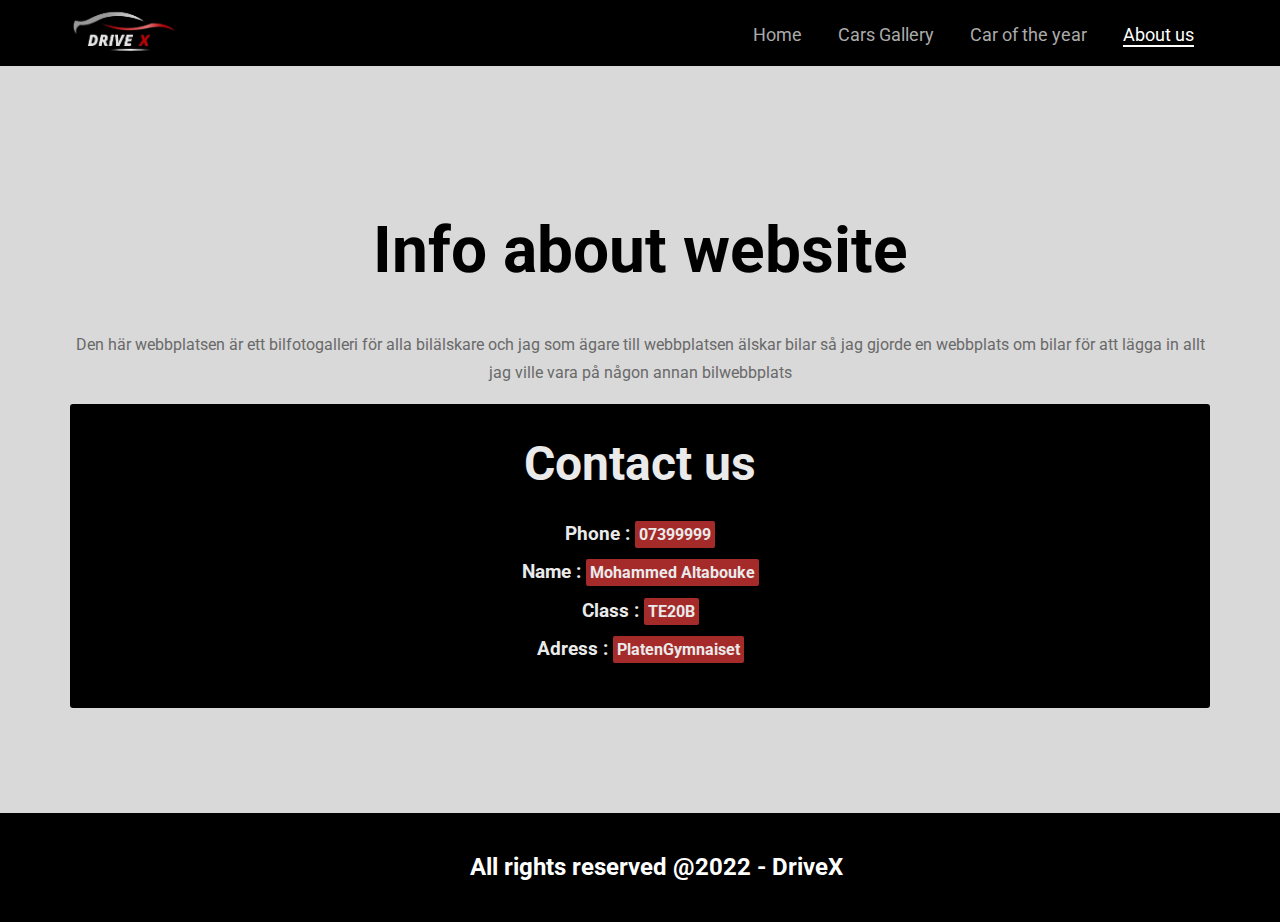
<file: about.html>
<!DOCTYPE html>

<head>
  <meta charset="UTF-8">
  <meta http-equiv="X-UA-Compatible" content="IE=edge">
  <meta name="viewport" content="width=device-width, initial-scale=1.0">
  <title>Drive-X</title>
  <link rel="icon" type="image/x-icon" href="/favicon.ico">
  <link rel="stylesheet" href="css/normalize.css">
  <link rel="stylesheet" href="css/style.css">
  <link rel="stylesheet" href="css/responsive.css">
  <link rel="preconnect" href="https://fonts.googleapis.com">
  <link rel="preconnect" href="https://fonts.gstatic.com" crossorigin>
  <link href="https://fonts.googleapis.com/css2?family=Roboto:wght@400;500;700&display=swap" rel="stylesheet">
</head>

<body>


  <!-- Start Navbar -->
  <div class="container">
    <div class="navbar lg-navbar">
      <div class="logo">
        <img src="images/logo.png" alt="logo" class="responsive-img" width="110px">
      </div>
      <ul class="list">
        <li><a href="index.html">Home</a></li>
        <li><a href="gallery.html">Cars Gallery</a></li>
        <li><a href="year_car.html">Car of the year</a></li>
        <li><a href="about.html" class="active">About us</a></li>
      </ul>
    </div>
  </div>
  <!-- End Navbar -->

  <!-- Start Mobile Navbar -->
  <div class="menu-icon">
    <img src="images/menu.png" alt="menu" class="responsive-img" width="50px">
  </div>
  <div class="container">
    <div class="navbar mob-navbar hide-mob-nav">
      <div class="logo">
        <img src="images/logo.png" alt="logo" class="responsive-img" width="250px">
      </div>
      <ul class="list">
        <li><a href="index.html" >Home</a></li>
        <li><a href="gallery.html">Cars Gallery</a></li>
        <li><a href="year_car.html">Car of the year</a></li>
        <li><a href="about.html" class="active">About us</a></li>
      </ul>
      <div class="close">X</div>
    </div>
  </div>
  <!-- End Mobile Navbar -->

  <!-- Start About-Us -->
  <div class="about-us">
    <div class="container">
      <h1>Info about website</h1>
      <p>
        Den här webbplatsen är ett bilfotogalleri för alla bilälskare och jag som ägare till webbplatsen älskar bilar så jag gjorde en webbplats om bilar för att lägga in allt jag ville vara på någon annan bilwebbplats
 </p>
 <div class="contact">
   <h3>Contact us</h3>
   <div>Phone : <span>07399999</span></div>
   <div>Name : <span>Mohammed Altabouke</span></div>
   <div>Class : <span>TE20B</span></div>
   <div>Adress : <span>PlatenGymnaiset</span></div>
 </div>
    </div>
  </div>
  <!-- End About-Us -->

    <!-- Start Footer -->
  <div class="footer">
    <p>All rights reserved @2022 - DriveX</p>
  </div>
  <!-- End Footer -->

  <!-- Scripts -->
  <script src="js/main.js"></script>
  <!-- Scripts -->

</body>

</html>
</file>
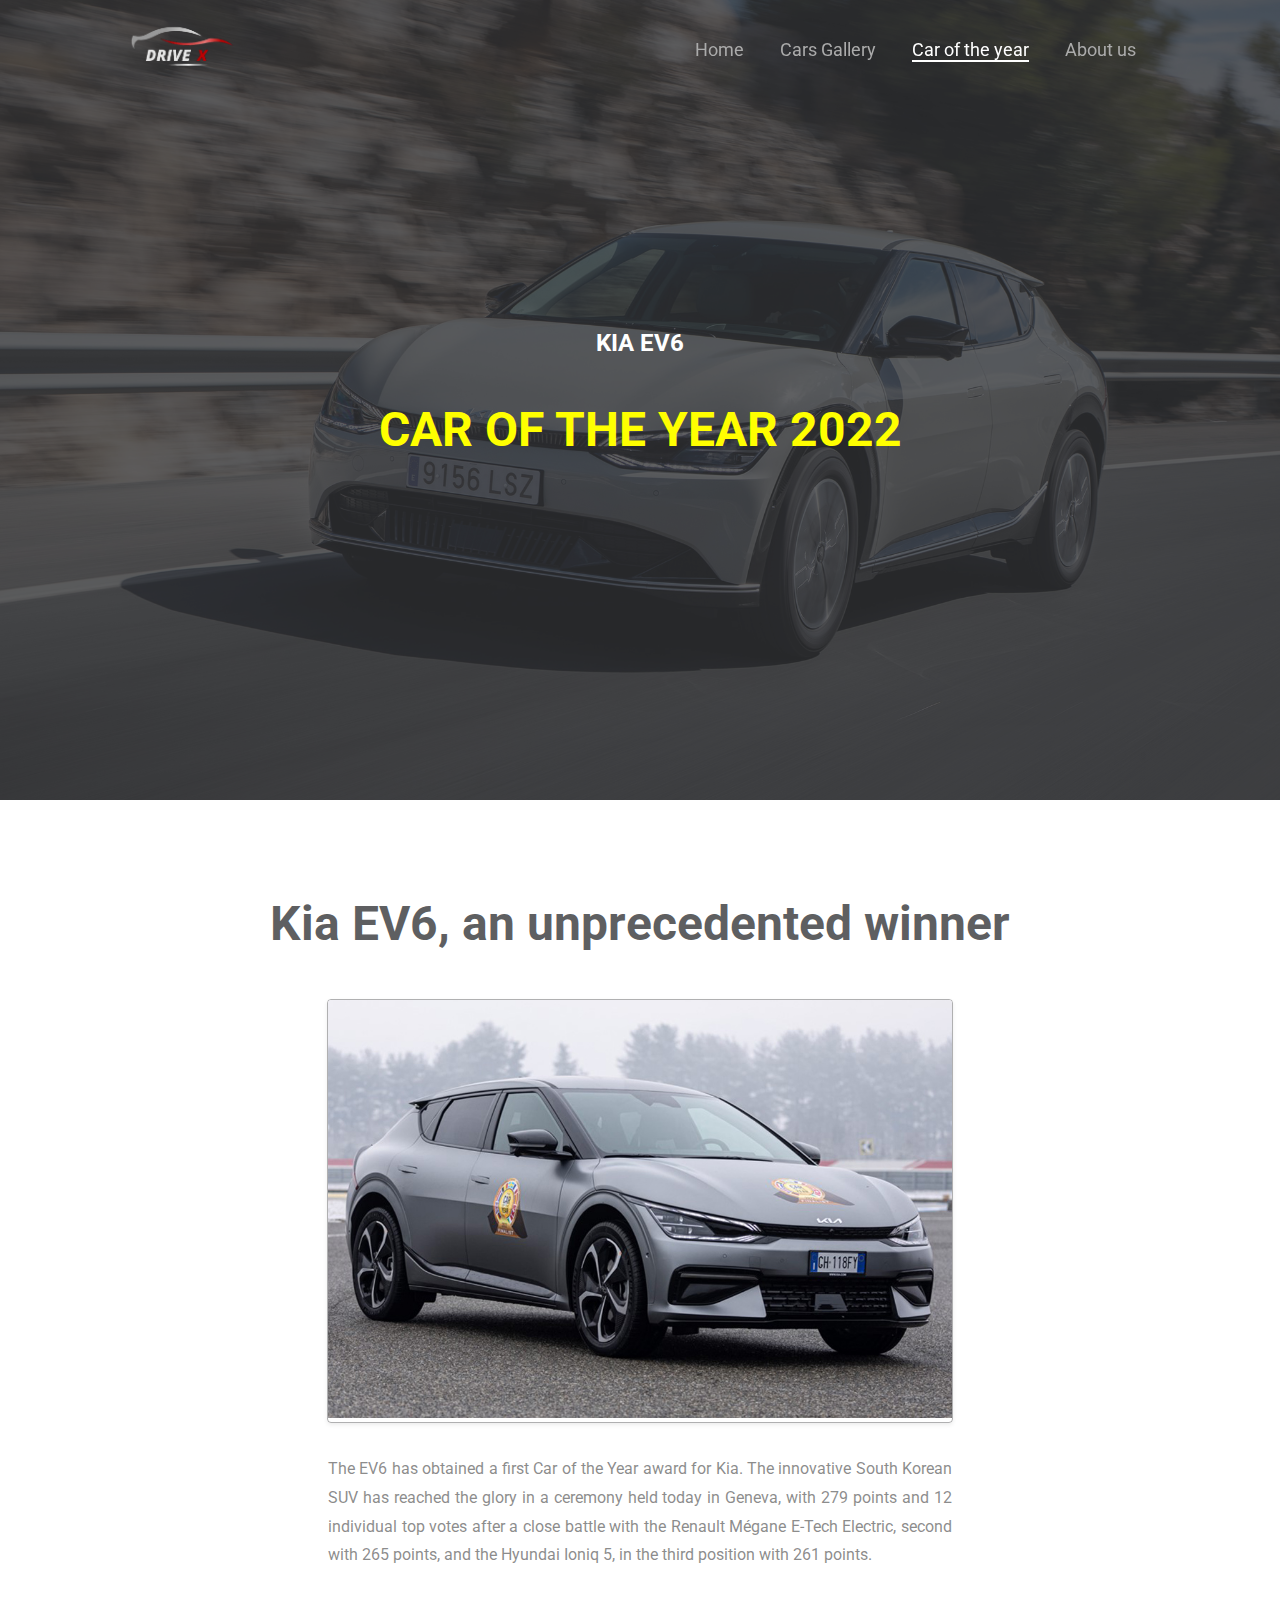
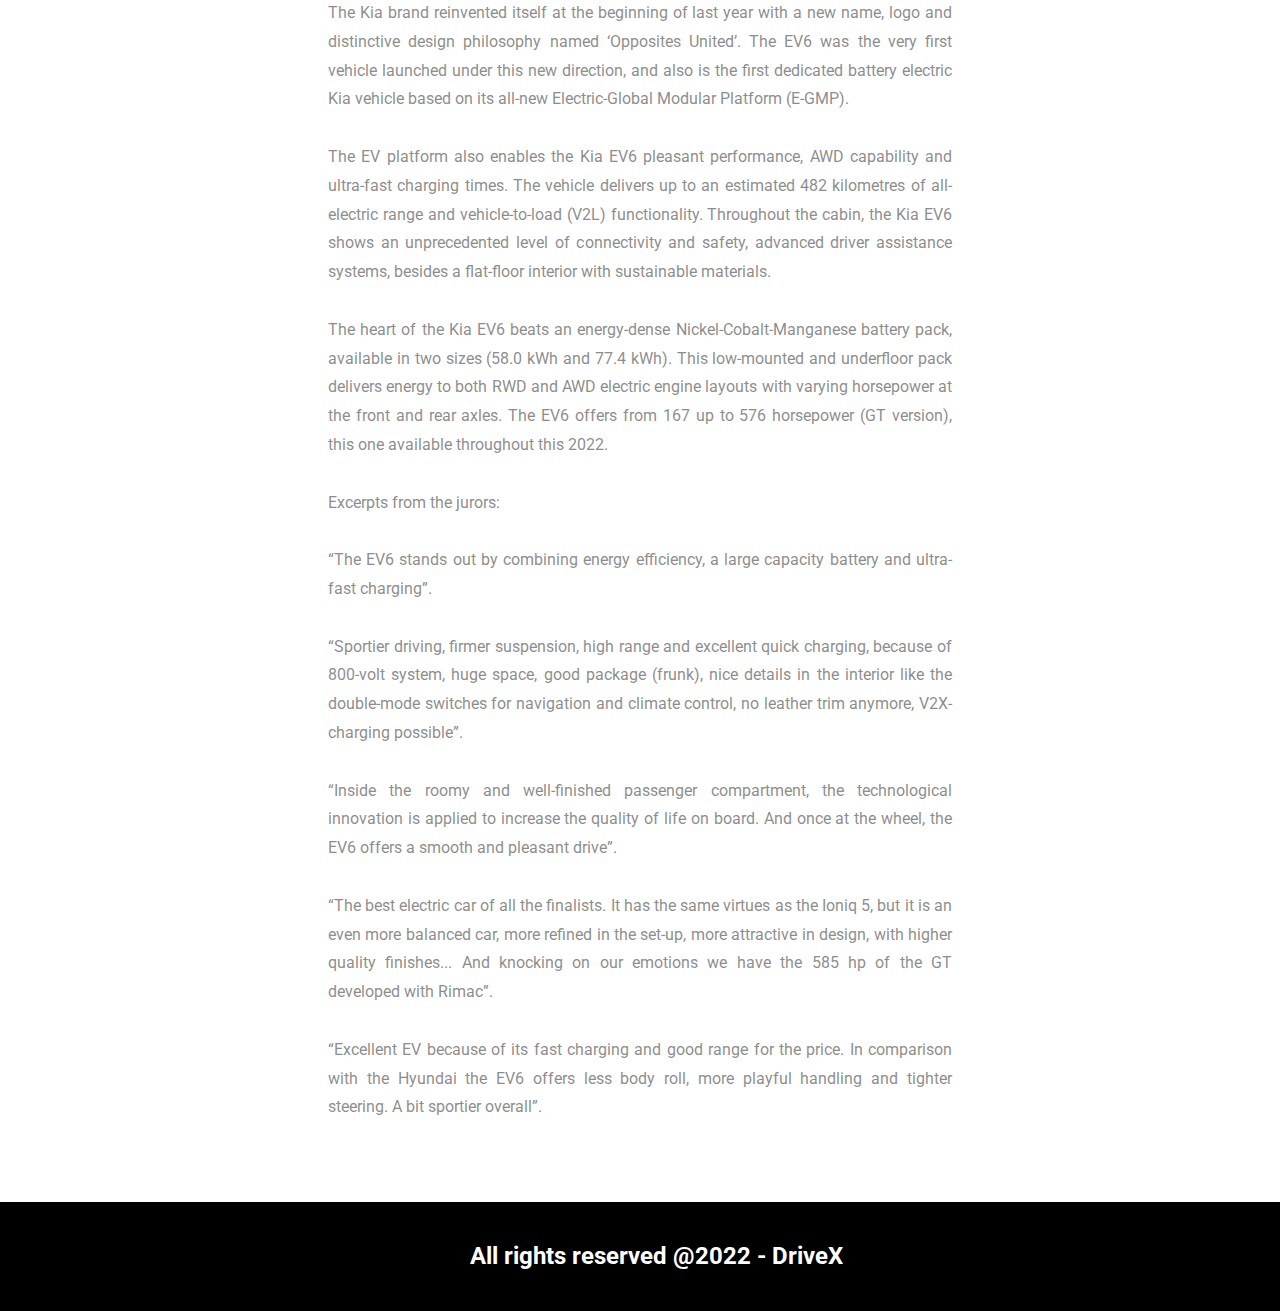
<file: year_car.html>
<!DOCTYPE html>

<head>
    <meta charset="UTF-8">
    <meta http-equiv="X-UA-Compatible" content="IE=edge">
    <meta name="viewport" content="width=device-width, initial-scale=1.0">
    <title>Drive-X</title>
    <link rel="icon" type="image/x-icon" href="/favicon.ico">
    <link rel="stylesheet" href="css/normalize.css">
    <link rel="stylesheet" href="css/style.css">
    <link rel="stylesheet" href="css/responsive.css">
    <link rel="preconnect" href="https://fonts.googleapis.com">
    <link rel="preconnect" href="https://fonts.gstatic.com" crossorigin>
    <link href="https://fonts.googleapis.com/css2?family=Roboto:wght@400;500;700&display=swap" rel="stylesheet">
</head>

<body>


  <!-- Start Navbar -->
  <div class="container">
    <div class="navbar lg-navbar sticky-active sticky">
      <div class="logo">
        <img src="images/logo.png" alt="logo" class="responsive-img" width="110px">
      </div>
      <ul class="list">
        <li><a href="index.html">Home</a></li>
        <li><a href="gallery.html">Cars Gallery</a></li>
        <li><a href="year_car.html" class="active">Car of the year</a></li>
        <li><a href="about.html">About us</a></li>
      </ul>
    </div>
  </div>
  <!-- End Navbar -->

  <!-- Start Mobile Navbar -->
  <div class="menu-icon">
    <img src="images/menu.png" alt="menu" class="responsive-img" width="50px">
  </div>
  <div class="container">
    <div class="navbar mob-navbar hide-mob-nav">
      <div class="logo">
        <img src="images/logo.png" alt="logo" class="responsive-img" width="250px">
      </div>
      <ul class="list">
        <li><a href="index.html">Home</a></li>
        <li><a href="gallery.html">Cars Gallery</a></li>
        <li><a href="year_car.html" class="active">Car of the year</a></li>
        <li><a href="about.html">About us</a></li>
      </ul>
      <div class="close">X</div>
    </div>
  </div>
  <!-- End Mobile Navbar -->

    <body>

        <div class="year_car">
            <!-- Start Header -->
            <div class="header">
                <div class="overlay"></div>
                <div class="content">
                    <h2>KIA EV6</h2>
                    <p>CAR OF THE YEAR 2022</p>
                </div>
            </div>
            <!-- End Header -->

            <!-- Start Article -->
            <div class="article">
                <h3>Kia EV6, an unprecedented winner</h3>
                <div class="img-box">
                    <img src="images/year_car_1.jpg" class="responsive-img" alt="year_car">
                </div>
                <p>

                    The EV6 has obtained a first Car of the Year award for Kia. The innovative South Korean SUV has
                    reached the glory in a ceremony held today in Geneva, with 279 points and 12 individual top votes
                    after a close battle with the Renault Mégane E-Tech Electric, second with 265 points, and the
                    Hyundai Ioniq 5, in the third position with 261 points.
                    <br> <br>
                    The Kia brand reinvented itself at the beginning of last year with a new name, logo and distinctive
                    design philosophy named ‘Opposites United’. The EV6 was the very first vehicle launched under this
                    new direction, and also is the first dedicated battery electric Kia vehicle based on its all-new
                    Electric-Global Modular Platform (E-GMP).
                    <br> <br>
                    The EV platform also enables the Kia EV6 pleasant performance, AWD capability and ultra-fast
                    charging times. The vehicle delivers up to an estimated 482 kilometres of all-electric range and
                    vehicle-to-load (V2L) functionality. Throughout the cabin, the Kia EV6 shows an unprecedented level
                    of connectivity and safety, advanced driver assistance systems, besides a flat-floor interior with
                    sustainable materials.
                    <br> <br>
                    The heart of the Kia EV6 beats an energy-dense Nickel-Cobalt-Manganese battery pack, available in
                    two sizes (58.0 kWh and 77.4 kWh). This low-mounted and underfloor pack delivers energy to both RWD
                    and AWD electric engine layouts with varying horsepower at the front and rear axles. The EV6 offers
                    from 167 up to 576 horsepower (GT version), this one available throughout this 2022.
                    <br> <br>
                    Excerpts from the jurors:
                    <br> <br>
                    “The EV6 stands out by combining energy efficiency, a large capacity battery and ultra-fast
                    charging”.
                    <br> <br>
                    “Sportier driving, firmer suspension, high range and excellent quick charging, because of 800-volt
                    system, huge space, good package (frunk), nice details in the interior like the double-mode switches
                    for navigation and climate control, no leather trim anymore, V2X-charging possible”.
                    <br> <br>
                    “Inside the roomy and well-finished passenger compartment, the technological innovation is applied
                    to increase the quality of life on board. And once at the wheel, the EV6 offers a smooth and
                    pleasant drive”.
                    <br> <br>
                    “The best electric car of all the finalists. It has the same virtues as the Ioniq 5, but it is an
                    even more balanced car, more refined in the set-up, more attractive in design, with higher quality
                    finishes... And knocking on our emotions we have the 585 hp of the GT developed with Rimac”.
                    <br> <br>
                    “Excellent EV because of its fast charging and good range for the price. In comparison with the
                    Hyundai the EV6 offers less body roll, more playful handling and tighter steering. A bit sportier
                    overall”.
                </p>
            </div>
            <!-- End Article -->
        </div>



        <!-- Start Footer -->
        <div class="footer">
            <p>All rights reserved @2022 - DriveX</p>
        </div>
        <!-- End Footer -->

        <!-- Scripts -->
        <script src="js/main.js"></script>
        <!-- Scripts -->

    </body>
</file>
<file: css/style.css>
/* General */
html {
  scroll-behavior: smooth;
}

body {
  font-family: 'Roboto', sans-serif;
}

body {
  background: #000;
}

.container {
  margin: auto;
  overflow: hidden;
}

li {
  list-style: none;
}

.responsive-img {
  max-width: 100% !important;
}

p {
  line-height: 1.8rem;
}

ul {padding: 0; margin: 0;}
.hidden {display: none}
/* General */

/* Start Navbar */
.navbar {
  position: static;
}

.navbar.sticky {
    position: fixed;
    z-index: 9999;
    width: 80%;
    top: 15px;
    left: 10%;
}

.navbar .logo {
  float: left
}

.navbar .list {
  float: right;
  padding-top: 25px;
}


.navbar .list li {
  display: inline-block;
  padding: 0 1rem
}

.mob-navbar .list li {
  display: block;
  font-size: 4rem;
}

.navbar .list li a {
  text-decoration: none;
  color: #ababab;
  font-size: 1.1rem;
}

.navbar .list li a:hover,
.navbar .list li a.active {
  border-bottom: 2px solid;
  color: #fff;
}

/* End Navbar */

/* Start Mobile Navbar */
.menu-icon {
  position: fixed;
  top: 15px;
  left: 15px;
  cursor: pointer;
  display: none;
  z-index: 9999;
}
.mob-navbar.hide-mob-nav {
  top: -100%
}
.mob-navbar {
  background: #000;
  position: fixed;
  top: 0;
  left: 0;
  width: 100vw;
  height: 100vh;
  display: flex;
  flex-direction: column;
  /* justify-content: center; */
  align-items: center;
  z-index: 9999999;
  font-size: 4rem;
  text-align: center;
  transition: all 1s ease-in-out;
}
.mob-navbar .close {
  color: #fff;
    position: absolute;
    top: 15px;
    left: 15px;
    font-size: 2rem;
    cursor: pointer;
}
.mob-navbar .logo {
  float: none
}
.mob-navbar .list {
  float: none
}

/* End Mobile Navbar */

/* Start Header */
.header {
  background-image: url(../images/cover.png);
  height: 800px;
  background-size: contain;
  background-repeat: no-repeat;
  background-position: left center;
  position: relative;
}

.header h1 {
  position: absolute;
  top: 0;
  left: 48%;
  z-index: -1;
  font-size: 8rem;
  color: #414141;
  text-transform: uppercase;
}

.header .down-arrow {
  position: absolute;
  bottom: 0;
  left: 50%;
  transform: translateX(-50%);
}

.header .down-arrow img {
  width: 150px;
  cursor: pointer;
  animation: arrowDown 1s infinite alternate ease-in-out;
}

@keyframes arrowDown {
  0% {
    transform: translateY(0);
  }

  0% {
    transform: translateY(20px);
  }
}

/* End Header */

/* Start cars show */
.cars-show {
  padding-top: 4rem;
  color: #fff;
}

.cars-show .show {
  display: flex;
  padding: 4rem 0;
}

.cars-show .show .car-box,
.cars-show .show .content-box {
  width: 50%
}

.cars-show .show .content-box {
  padding: 1rem;
  text-align: center;
  display: flex;
  flex-direction: column;
  justify-content: center;
  align-items: center;
}

.cars-show .show .content-box h2 {
  font-size: 2rem;
}

.cars-show .show .content-box p {
  color: #757575;
}

/* End cars show */


/* Start Gallery */
.gallery {
  display: flex;
  flex-wrap: wrap;
  justify-content: center;
  margin: 4rem 0;
}

.gallery .img-box {
  width: 40%;
  padding: 1rem 2rem;
  margin: 2rem;
  background-color: #181818;
  border-radius: 4px;
  display: flex;
  align-items: center;
  justify-content: center;
}

.gallery .img-box img {
  object-fit: cover;
  max-width: 100%;
}

/* End Gallery */

/* Start Car Of The Year */
.year_car .header {
  background-image: url(../images/year_car.jpg);
  background-size: cover;
  position: relative;
  background-position: 50%;
}

.year_car .header .content {
  position: absolute;
  top: 50%;
  left: 50%;
  z-index: 2;
  color: #fff;
  transform: translate(-50%, -50%);
  text-align: center;
  -webkit-transform: translate(-50%, -50%);
  -moz-transform: translate(-50%, -50%);
  -ms-transform: translate(-50%, -50%);
  -o-transform: translate(-50%, -50%);
}

.year_car .header .content h2 {
  margin: 2rem 0;
}

.year_car .header .content p {
  color: yellow;
  font-size: 3rem;
  font-weight: bold;
  line-height: 3rem;
}

.year_car .header .overlay {
  position: absolute;
  top: 0;
  left: 0;
  width: 100%;
  height: 100%;
  background-color: #323336c7;
}

  /* Start Article Section */
  .year_car .article {
    background: #fff;
    padding: 3rem 1rem;
    text-align: center;
  }

  .year_car .article h3 {
    font-size: 3rem;
    color: #323336c7
  }

  .year_car .article p {
    text-align: justify;
    width: 50%;
    margin: 2rem auto;
    color: #6c6c6cc7;
  }

  .year_car .article .img-box {
    border-radius: 4px;
    overflow: hidden;
    width: 50%;
    margin: auto;
    box-shadow: 0 .125rem .25rem rgba(0, 0, 0, .075) !important;
    border: 1px solid #3f404269;
  }

  /* End Article Section */

/* End Car Of The Year */

/* Start About Us Section */
.about-us {
  text-align: center;
  height: 83vh;
  display: flex;
  justify-content: center;
  align-items: center;
  background: #d9d9d9;
}
.about-us h1 {font-size: 4rem;}
.about-us p {color: dimgrey;}
.about-us .contact {
  background: #000;
  color: #eaeaea;
  padding: 2rem 0;
  border-radius: 3px;
}
.about-us .contact h3 {font-size: 3rem; margin: 0; margin-bottom: 2rem;}
.about-us .contact div {
  font-weight: bold;
  margin-bottom: 1rem;
  font-size: 1.2rem;
}
.about-us .contact div span {
  background-color: brown;
  padding: 4px;
  border-radius: 2px;
  font-size: 1rem;
}
/* End About Us Section */

/* Start Footer */
.footer {
  background: #000;
  width: 100%;
  text-align: center;
  color: #fff;
  font-weight: bold;
  display: flex;
  justify-content: center;
  align-items: center;
  font-size: 1.5rem;
  padding: 1rem;
}

/* End Footer */
</file>
<file: css/responsive.css>
/* Small Devices */
@media (min-width: 576px) {

  .container {width: 540px};

}

/* Medium Devices */
@media (min-width: 768px) {
  .container {width: 720px};

}

/* Larg Devices */
@media (min-width: 992px) {
  .container {width: 960px};
  
}

/* Very large Devices */
@media (min-width: 1200px) {
  .container {width: 1140px};
  
}

/* Custom Diemnsions */
@media (max-width: 768px) {
    /* Navbar */
  .navbar.lg-navbar {display: none;}
  .menu-icon {display: block !important}
  /* Navbar */

  /* Header */
  .header h1 {font-size: 5rem; padding-top: 5rem; margin-bottom: 0;}
  /* Header */

    /* Car Show */
  .cars-show .show {display: block}
  .cars-show .show .car-box, .cars-show .show .content-box {width: 100%;}
  /* Car Show */

}

@media (max-width: 1800px) {
  /* Header */
  .header h1 {
    position: static;
    text-align: center;
    color: #ffffff57;
  }
  /* Header */
}

/* Cars-Gallery */
@media (max-width: 1279px) {
  .gallery .img-box {width: unset !important;}
}
@media (max-width: 992px) {
  .gallery-heading {font-size: 4rem !important;padding-top: 5rem;
    margin: 0 !important;}
}
/* Cars-Gallery */

/* Year-Car */
@media (max-width: 1279px) {
  .gallery .img-box {width: unset !important;}
}
@media (max-width: 992px) {
  .year_car .article p,
  .year_car .article h3 {width: unset !important;}
}
/* Year-Car */

/* Custom Diemnsions */
</file>
